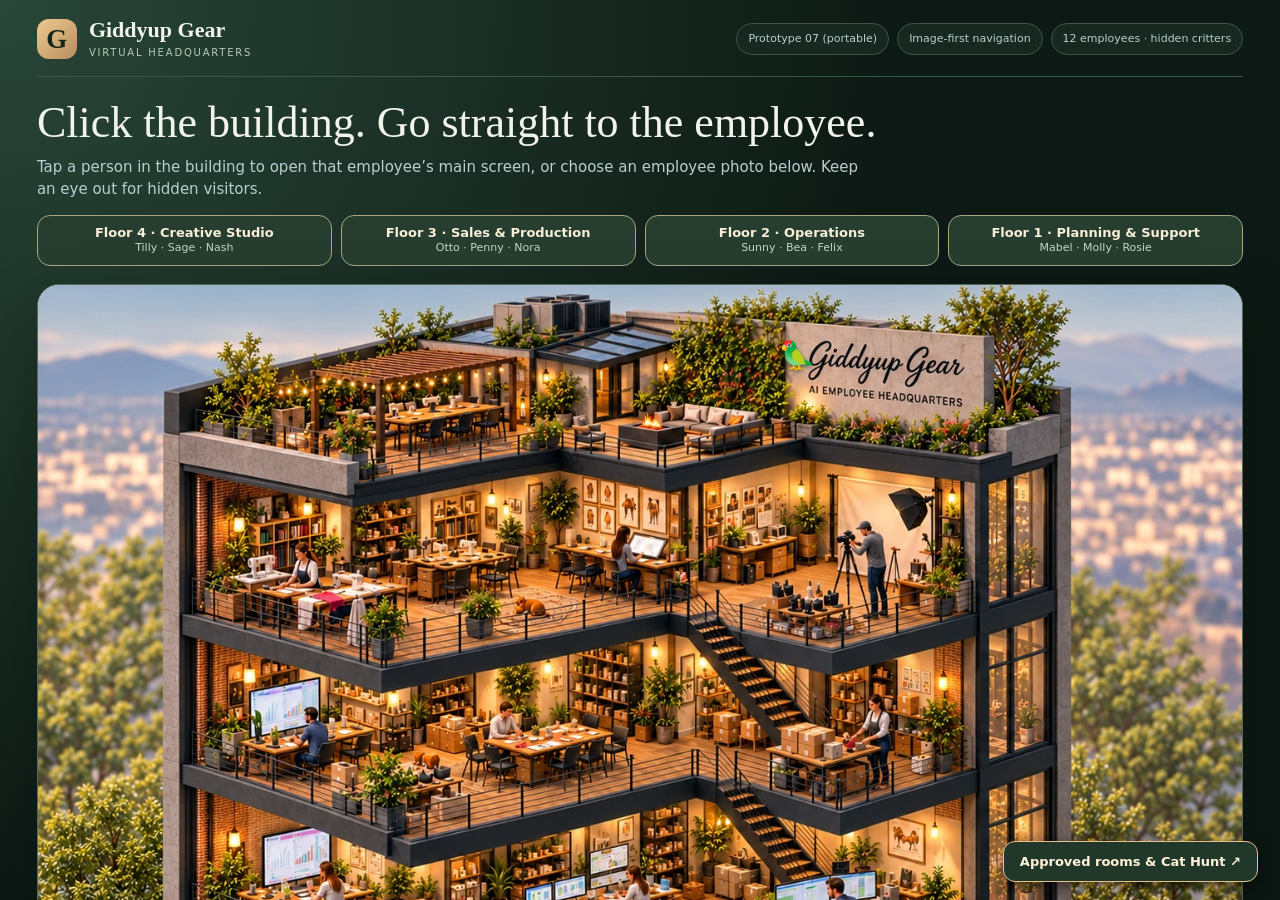
<file: index.html>
<!DOCTYPE html>
<html lang="en"><head><meta charset="utf-8"/><meta content="width=device-width,initial-scale=1,viewport-fit=cover" name="viewport"/><title>Giddyup Gear | Virtual HQ v7.8</title><style>*{box-sizing:border-box}body{margin:0;background:#17251f;color:#f5f0e4;font:15px/1.45 system-ui,-apple-system,sans-serif}button,input{font:inherit}button{cursor:pointer}button:focus-visible,input:focus-visible{outline:3px solid #d9bc84;outline-offset:2px}.app{max-width:1280px;margin:auto;padding:12px 12px 92px}.bar{display:flex;align-items:center;justify-content:space-between;gap:10px;flex-wrap:wrap;margin-bottom:12px}.brand{font-size:14px;letter-spacing:.11em;font-weight:900}.brand small{display:block;font-size:10px;color:#d9bc84;letter-spacing:.17em}.nav{display:flex;gap:5px;padding:5px;background:#0c1713;border-radius:16px}.nav button{border:0;border-radius:12px;padding:9px 12px;background:transparent;color:#e4e9e0;font-size:12px;font-weight:800}.nav button.active{background:#d9bc84;color:#203026}.intro{margin:18px 0 12px}.intro h1{font-size:clamp(23px,4vw,34px);margin:0 0 4px}.intro p{color:#c1cbbd;margin:0;font-size:13px}.panel{background:#25372f;border:1px solid #566c5b;border-radius:20px;overflow:hidden}.hero{position:relative}.hero img{width:100%;height:auto;display:block}.hero .hint{position:absolute;left:10px;bottom:10px;background:#14251bdc;border:1px solid #b4b89499;color:white;padding:7px 11px;border-radius:10px;font-size:12px}.hotspot{position:absolute;left:17%;width:82%;height:21%;border:0;background:transparent;color:transparent;cursor:pointer}.hotspot:focus-visible{outline:4px solid #d9bc84;background:#d9bc8433}.floorpick{display:grid;grid-template-columns:repeat(4,1fr);gap:8px;margin:12px 0}.floorpick button{background:#344a3c;color:#f6f0e2;border:1px solid #637a64;border-radius:12px;padding:10px 5px;font-size:12px;font-weight:800}.floorpick button.active{background:#d9bc84;color:#26362c}.floorimg{width:100%;display:block}.employee-row{display:grid;grid-template-columns:repeat(3,minmax(0,1fr));gap:8px;padding:12px;background:#20342a}.employee-row button{border:1px solid #8c9b81;border-radius:11px;background:#334c3d;color:#fff;padding:10px 4px;font-weight:800;font-size:12px}.employee-row button small{display:block;font-size:10px;font-weight:400;color:#d6d8ca}.directory{background:#f4f0e7;color:#29372c;padding:18px;border-radius:20px}.directory h2{margin:0}.directory p{font-size:13px;color:#687466}.search{width:100%;border:1px solid #c9cbbd;padding:12px;border-radius:11px;background:#fff}.filters{display:flex;flex-wrap:wrap;gap:6px;margin:13px 0}.filters button{border:1px solid #c3c8b9;background:#fff;border-radius:20px;padding:8px 11px;color:#344a3a;font-size:11px}.filters button.active{background:#344a3a;color:#fff}.cards{display:grid;grid-template-columns:repeat(3,minmax(0,1fr));gap:10px}.card{border:1px solid #dedbcd;border-radius:13px;background:#fffaf2;padding:0 0 12px;text-align:center;overflow:hidden;color:#25352b}.portrait{height:135px;background:linear-gradient(140deg,var(--shade),#f0e0c5);display:flex;justify-content:center;align-items:end}.portrait svg{height:130px;width:110px}.card strong{display:block;margin:8px 4px 0}.card span{font-size:10px;display:block;padding:0 4px;min-height:30px;color:#586b5d}.card em{font-size:10px;font-style:normal;color:#287448;font-weight:800}.card em.pending{color:#7d765f}.view[hidden]{display:none!important}.modal{position:fixed;inset:0;background:#07120ce0;z-index:10;display:none;align-items:center;justify-content:center;padding:15px}.modal.open{display:flex}.dialog{width:min(460px,100%);border-radius:20px;overflow:hidden;background:#f3efe4;color:#26352a}.dialog header{background:#2c4837;color:#fff;display:flex;justify-content:space-between;padding:14px}.dialog header button{background:transparent;border:0;color:#fff;font-size:21px}.dialog .content{padding:20px}.dialog h2{margin:0}.dialog p{font-size:13px;color:#57685a}.dialog .actions{display:flex;gap:9px;flex-wrap:wrap}.dialog .actions button{border:0;padding:12px;border-radius:10px;font-weight:800;background:#dcd8ca;color:#26352a}.dialog .actions button.primary{background:#31523c;color:white}.dialog .actions button:disabled{opacity:.5;cursor:not-allowed}.bottom{position:fixed;z-index:5;bottom:0;left:0;right:0;display:flex;justify-content:center;gap:5px;background:#111e19f5;padding:10px 10px max(10px,env(safe-area-inset-bottom));border-top:1px solid #65725e}.bottom button{flex:1;max-width:220px;border:0;border-radius:11px;background:#33463a;color:white;padding:11px 4px;font-size:12px;font-weight:800}.bottom button.active{background:#d9bc84;color:#1c2e21}.note{font-size:11px;color:#b3c2b6;margin:13px 2px}@media(min-width:760px){.cards{grid-template-columns:repeat(4,minmax(0,1fr))}.portrait{height:180px}.portrait svg{height:172px;width:150px}.app{padding:22px 25px 100px}.intro{margin:25px 0 16px}}.portrait{height:clamp(138px,26vw,235px);overflow:hidden;align-items:stretch}.portrait img{width:100%;height:100%;object-fit:cover;object-position:center 28%;display:block}.profile-image{width:100%;max-height:240px;object-fit:cover;object-position:center 27%;display:none;border-radius:13px;margin:0 0 14px}.profile-image.visible{display:block}.card{transition:transform .12s,box-shadow .12s}.card:active{transform:scale(.985)}.card.approved{border:2px solid #b89b63}.card em.approved-status{color:#5c6744}.floor-face{width:38px;height:38px;object-fit:cover;border-radius:50%;vertical-align:middle;margin-right:6px;border:2px solid #d9bc84}.employee-row button{min-height:78px}.employee-row button .floor-person{display:flex;align-items:center;justify-content:center;gap:4px}.employee-row button small{margin-top:5px}.studio-frame{position:relative;max-width:1300px;margin:0 auto;border-radius:18px;overflow:hidden;border:1px solid #8b8063;line-height:0;background:#17251f}
.studio-frame img{width:100%;height:auto;display:block}
.studio-target{position:absolute;cursor:pointer;border:2px solid transparent;background:transparent;border-radius:14px;padding:0;transition:background .15s,border-color .15s}
.studio-target:hover,.studio-target:focus-visible{border-color:#e8cc8b;background:#e8cc8b24;outline:none}
.studio-target span{position:absolute;bottom:3%;left:50%;transform:translateX(-50%);background:#15291fe8;color:#fff;border:1px solid #d9bc84;padding:9px 16px;border-radius:999px;font-weight:800;line-height:1.2;white-space:nowrap}
.studio-controls{display:flex;flex-wrap:wrap;gap:12px;justify-content:center;margin:16px auto}
.studio-controls button,.studio-entry{cursor:pointer;background:#d9bc84;color:#1e2a23;border:0;border-radius:12px;padding:12px 16px;font-weight:800}
.studio-entry{display:inline-block;margin:10px 0}
@media(max-width:700px){.studio-target span{display:none}.studio-target{border-radius:8px}.studio-controls{display:grid;grid-template-columns:1fr}.studio-controls button{min-height:44px}}
</style><style>#mobileHQ{display:none}.mobile-pairs{display:none}.mobile-pairs button{min-height:46px} @media(max-width:700px){#fullImg{display:none!important}#mobileHQ{display:block!important;width:100%;height:auto}.mobile-pairs{display:grid;grid-template-columns:repeat(2,minmax(0,1fr));gap:8px;margin:12px 0}.mobile-pairs button{border:1px solid #9ca88a;background:#263a2f;color:#f5f0e4;border-radius:12px;padding:10px;text-align:left;font-weight:700}.mobile-pairs small{display:block;color:#d9bc84;font-size:11px;font-weight:500}.hero .hint{display:none}}.studio-frame{position:relative;max-width:1300px;margin:0 auto;border-radius:18px;overflow:hidden;border:1px solid #8b8063;line-height:0;background:#17251f}
.studio-frame img{width:100%;height:auto;display:block}
.studio-target{position:absolute;cursor:pointer;border:2px solid transparent;background:transparent;border-radius:14px;padding:0;transition:background .15s,border-color .15s}
.studio-target:hover,.studio-target:focus-visible{border-color:#e8cc8b;background:#e8cc8b24;outline:none}
.studio-target span{position:absolute;bottom:3%;left:50%;transform:translateX(-50%);background:#15291fe8;color:#fff;border:1px solid #d9bc84;padding:9px 16px;border-radius:999px;font-weight:800;line-height:1.2;white-space:nowrap}
.studio-controls{display:flex;flex-wrap:wrap;gap:12px;justify-content:center;margin:16px auto}
.studio-controls button,.studio-entry{cursor:pointer;background:#d9bc84;color:#1e2a23;border:0;border-radius:12px;padding:12px 16px;font-weight:800}
.studio-entry{display:inline-block;margin:10px 0}
@media(max-width:700px){.studio-target span{display:none}.studio-target{border-radius:8px}.studio-controls{display:grid;grid-template-columns:1fr}.studio-controls button{min-height:44px}}
</style><style>
/* v7.1: portrait-first mobile HQ, preserving the complete building and signage */
@media(max-width:700px){
  html,body{width:100%;max-width:100%;overflow-x:hidden}
  .app{width:100%;max-width:100%;padding-left:8px;padding-right:8px}
  .hero{width:100%;overflow:hidden}
  #mobileHQ{display:block!important;width:100%!important;max-width:100%!important;height:auto!important;object-fit:contain!important;aspect-ratio:9/16}
  #fullImg{display:none!important}
  .mobile-pairs{grid-template-columns:repeat(2,minmax(0,1fr))}
}
.studio-frame{position:relative;max-width:1300px;margin:0 auto;border-radius:18px;overflow:hidden;border:1px solid #8b8063;line-height:0;background:#17251f}
.studio-frame img{width:100%;height:auto;display:block}
.studio-target{position:absolute;cursor:pointer;border:2px solid transparent;background:transparent;border-radius:14px;padding:0;transition:background .15s,border-color .15s}
.studio-target:hover,.studio-target:focus-visible{border-color:#e8cc8b;background:#e8cc8b24;outline:none}
.studio-target span{position:absolute;bottom:3%;left:50%;transform:translateX(-50%);background:#15291fe8;color:#fff;border:1px solid #d9bc84;padding:9px 16px;border-radius:999px;font-weight:800;line-height:1.2;white-space:nowrap}
.studio-controls{display:flex;flex-wrap:wrap;gap:12px;justify-content:center;margin:16px auto}
.studio-controls button,.studio-entry{cursor:pointer;background:#d9bc84;color:#1e2a23;border:0;border-radius:12px;padding:12px 16px;font-weight:800}
.studio-entry{display:inline-block;margin:10px 0}
@media(max-width:700px){.studio-target span{display:none}.studio-target{border-radius:8px}.studio-controls{display:grid;grid-template-columns:1fr}.studio-controls button{min-height:44px}}
</style><style id="v74-styles">
.hero .hotspot{display:none!important}
.hq-hit{position:absolute;z-index:3;border:0;background:transparent;color:transparent;cursor:pointer;border-radius:8px;padding:0;touch-action:manipulation}
.hq-hit:focus-visible{outline:3px solid #d9bc84;outline-offset:0;background:#d9bc843b}
.hq-hit.mobile{display:none}
.floor-toolbar{display:flex;align-items:center;justify-content:space-between;gap:10px;margin:4px 0 12px}
.floor-toolbar button{background:#d9bc84;color:#203026;border:0;border-radius:12px;padding:10px 14px;font-weight:800}
#floorCounter{font-size:12px;color:#d9bc84;font-weight:700}
#floorPeople button{transition:background .16s,transform .16s}
#floorPeople button:active{transform:scale(.98)}
#personStatus{font-size:13px}
@media(max-width:700px){
 .hq-hit.desktop{display:none}
 .hq-hit.mobile{display:block}
 #floorPeople{grid-template-columns:repeat(2,minmax(0,1fr));gap:10px}
 #floorPeople button{min-height:96px}
 #floorImg{aspect-ratio:1000/210;object-fit:cover;object-position:center;max-height:220px}
 #floorpick{grid-template-columns:repeat(3,minmax(0,1fr))}
 .mobile-pairs{grid-template-columns:repeat(2,minmax(0,1fr));gap:8px}
 .mobile-pairs button{min-height:58px}
 .hero .hint{display:block;position:static;border:0;border-radius:0;background:#14251b;color:#e8dec7;text-align:center;font-size:12px}
}
@media(min-width:701px){.mobile-pairs{display:none}}
@media(prefers-reduced-motion:reduce){*{scroll-behavior:auto!important;transition:none!important}}
.studio-frame{position:relative;max-width:1300px;margin:0 auto;border-radius:18px;overflow:hidden;border:1px solid #8b8063;line-height:0;background:#17251f}
.studio-frame img{width:100%;height:auto;display:block}
.studio-target{position:absolute;cursor:pointer;border:2px solid transparent;background:transparent;border-radius:14px;padding:0;transition:background .15s,border-color .15s}
.studio-target:hover,.studio-target:focus-visible{border-color:#e8cc8b;background:#e8cc8b24;outline:none}
.studio-target span{position:absolute;bottom:3%;left:50%;transform:translateX(-50%);background:#15291fe8;color:#fff;border:1px solid #d9bc84;padding:9px 16px;border-radius:999px;font-weight:800;line-height:1.2;white-space:nowrap}
.studio-controls{display:flex;flex-wrap:wrap;gap:12px;justify-content:center;margin:16px auto}
.studio-controls button,.studio-entry{cursor:pointer;background:#d9bc84;color:#1e2a23;border:0;border-radius:12px;padding:12px 16px;font-weight:800}
.studio-entry{display:inline-block;margin:10px 0}
@media(max-width:700px){.studio-target span{display:none}.studio-target{border-radius:8px}.studio-controls{display:grid;grid-template-columns:1fr}.studio-controls button{min-height:44px}}
</style><style id="v76-architectural-signage">
/* Wood-and-brass plaques sit inside the architectural sign positions, not floating labels. */
@media(min-width:701px){
 .hq-hit.desktop.floor-hit{color:inherit;display:flex;align-items:center;justify-content:flex-start;z-index:4}
 .beam-plaque{position:relative;display:flex;align-items:center;gap:4%;margin-left:7%;width:79%;min-height:63%;padding:5% 5%;border-radius:4px;
  color:#f7e8c3;text-shadow:0 1px 2px #150c07;line-height:1.12;
  background:repeating-linear-gradient(0deg,transparent 0 8px,#2b180c28 9px 10px),linear-gradient(155deg,#6c4328 0%,#382317 38%,#50311d 70%,#27170f 100%);
  border:3px ridge #956d41;box-shadow:inset 0 0 0 1px #25160e,inset 0 2px 5px #b0844b88,2px 5px 7px #140e09bb;
  transform:perspective(500px) rotateY(-4deg);pointer-events:none}
 .beam-plaque:before,.beam-plaque:after{content:"";position:absolute;top:8%;bottom:8%;width:2px;border-radius:2px;background:linear-gradient(#edc680,#715031,#ddad6c);box-shadow:1px 0 1px #241408}
 .beam-plaque:before{left:3%}.beam-plaque:after{right:3%}
 .plaque-number{font:900 clamp(13px,2.2vw,32px)/1 Georgia,serif;color:#e4bd7c;padding:0 4%;border-right:1px solid #b69262;}
 .plaque-name{flex:1;text-align:center;font:800 clamp(7px,1.05vw,16px)/1.2 system-ui,sans-serif;letter-spacing:.035em;}
 .hq-hit.desktop.floor-hit:hover .beam-plaque,.hq-hit.desktop.floor-hit:focus-visible .beam-plaque{box-shadow:inset 0 0 0 1px #25160e,0 0 0 3px #d9bc84,2px 5px 7px #140e09bb}
}
@media(max-width:700px){.beam-plaque{display:none}}
/* Popup usable on short phones, plus obvious focus. */
.dialog{max-height:calc(100dvh - 32px);overflow-y:auto}
.dialog .actions button:focus-visible,.card:focus-visible,#floorPeople button:focus-visible{outline:3px solid #a65f3c;outline-offset:2px}
@media(prefers-reduced-motion:reduce){.dialog,.card{transition:none!important}}
.studio-frame{position:relative;max-width:1300px;margin:0 auto;border-radius:18px;overflow:hidden;border:1px solid #8b8063;line-height:0;background:#17251f}
.studio-frame img{width:100%;height:auto;display:block}
.studio-target{position:absolute;cursor:pointer;border:2px solid transparent;background:transparent;border-radius:14px;padding:0;transition:background .15s,border-color .15s}
.studio-target:hover,.studio-target:focus-visible{border-color:#e8cc8b;background:#e8cc8b24;outline:none}
.studio-target span{position:absolute;bottom:3%;left:50%;transform:translateX(-50%);background:#15291fe8;color:#fff;border:1px solid #d9bc84;padding:9px 16px;border-radius:999px;font-weight:800;line-height:1.2;white-space:nowrap}
.studio-controls{display:flex;flex-wrap:wrap;gap:12px;justify-content:center;margin:16px auto}
.studio-controls button,.studio-entry{cursor:pointer;background:#d9bc84;color:#1e2a23;border:0;border-radius:12px;padding:12px 16px;font-weight:800}
.studio-entry{display:inline-block;margin:10px 0}
@media(max-width:700px){.studio-target span{display:none}.studio-target{border-radius:8px}.studio-controls{display:grid;grid-template-columns:1fr}.studio-controls button{min-height:44px}}
</style><style id="v77-wide-layout">
/* Wide desktop composition without stretching the original illustrated employees. */
@media(min-width:1000px){
 .app{max-width:1660px;padding:18px clamp(18px,2.2vw,38px) 100px}
 .hq-stage{display:grid;grid-template-columns:minmax(0,1.65fr) minmax(300px,.72fr);gap:16px;align-items:start}
 .hq-stage .hero{min-width:0;box-shadow:0 12px 35px #08150f77}
 .intro{margin:14px 0 12px}.intro h1{font-size:clamp(23px,2.4vw,32px)}
}
.desktop-wing{display:none}
@media(min-width:1000px){
 .desktop-wing{display:flex;flex-direction:column;gap:12px;min-height:100%;padding:clamp(18px,2.4vw,32px);border:1px solid #71836b;border-radius:20px;background:linear-gradient(155deg,#324c3c,#1a3027 75%);box-shadow:inset 0 1px #9aaf8566}
 .wing-kicker{color:#d9bc84;font-size:11px;font-weight:900;letter-spacing:.19em}
 .desktop-wing h2{font:700 clamp(27px,3.2vw,44px)/1.07 Georgia,serif;margin:0;color:#f5e7c8}
 .desktop-wing p{color:#d1d7c8;font-size:13px;margin:0 0 8px}
 .wing-floors{display:grid;gap:10px}
 .wing-floors button{display:grid;grid-template-columns:40px 1fr 20px;align-items:center;gap:12px;min-height:77px;text-align:left;color:#f6eedc;background:#1a2c23;border:1px solid #738064;border-radius:12px;padding:12px;cursor:pointer}
 .wing-floors button:hover,.wing-floors button:focus-visible{background:#455c44;outline:2px solid #d9bc84;outline-offset:2px}
 .wing-num{font:700 25px Georgia,serif;color:#d9bc84}
 .wing-floors strong,.wing-floors small{display:block}.wing-floors strong{font-size:14px}.wing-floors small{font-size:11px;color:#d2d3c5;margin-top:4px}
 .wing-foot{margin-top:auto;border-top:1px solid #8d9a7970;padding-top:14px;color:#d9bc84;letter-spacing:.09em;font-size:10px;font-weight:800}
}
@media(max-width:999px){.hq-stage{display:block}}
/* Maintain original 1000x1778 coordinate system, so every floor and employee target stays aligned. */
@media(max-width:700px){
 #mobileHQ{aspect-ratio:1000/1778!important;object-fit:fill!important}
 .hq-stage .hero{border-radius:14px}
 .mobile-pairs{gap:9px}
 .mobile-pairs button{min-height:64px;padding:11px;border-radius:13px}
 .mobile-pairs small{font-size:12px;line-height:1.35}
 .floor-toolbar{position:sticky;top:0;z-index:5;background:#17251ff0;padding:8px 0}
 #floorImg{aspect-ratio:1000/210;max-height:none}
 #floorPeople button{min-height:100px}
 .app{padding-bottom:calc(92px + env(safe-area-inset-bottom))}
}
@media(max-width:375px){.mobile-pairs button{padding:9px;font-size:12px}.mobile-pairs small{font-size:11px}}
.studio-frame{position:relative;max-width:1300px;margin:0 auto;border-radius:18px;overflow:hidden;border:1px solid #8b8063;line-height:0;background:#17251f}
.studio-frame img{width:100%;height:auto;display:block}
.studio-target{position:absolute;cursor:pointer;border:2px solid transparent;background:transparent;border-radius:14px;padding:0;transition:background .15s,border-color .15s}
.studio-target:hover,.studio-target:focus-visible{border-color:#e8cc8b;background:#e8cc8b24;outline:none}
.studio-target span{position:absolute;bottom:3%;left:50%;transform:translateX(-50%);background:#15291fe8;color:#fff;border:1px solid #d9bc84;padding:9px 16px;border-radius:999px;font-weight:800;line-height:1.2;white-space:nowrap}
.studio-controls{display:flex;flex-wrap:wrap;gap:12px;justify-content:center;margin:16px auto}
.studio-controls button,.studio-entry{cursor:pointer;background:#d9bc84;color:#1e2a23;border:0;border-radius:12px;padding:12px 16px;font-weight:800}
.studio-entry{display:inline-block;margin:10px 0}
@media(max-width:700px){.studio-target span{display:none}.studio-target{border-radius:8px}.studio-controls{display:grid;grid-template-columns:1fr}.studio-controls button{min-height:44px}}
</style>
<style id="v78-clean-desktop">
@media(min-width:701px) {
  .app {max-width:1500px;padding:18px clamp(16px,2vw,34px) 38px}
  .hq-stage {display:block!important}
  .hq-stage .hero {width:100%;max-width:100%;border-radius:18px;overflow:hidden}
  #fullImg {width:100%;height:auto;display:block}
  .hq-hit.desktop.floor-hit {display:block!important;background:transparent!important;color:transparent!important}
  .hq-hit.desktop.floor-hit .beam-plaque {display:none!important}
  .intro {margin:14px 0 12px}
  .intro h1 {font-size:clamp(23px,2.6vw,32px)}
  .bottom {display:none}
  .app {padding-bottom:40px}
  .hero .hint {display:none}
  .desktop-wing {display:none!important}
}
@media(max-width:700px) {
  .hq-stage {display:block!important}
  #mobileHQ {width:100%!important;height:auto!important;aspect-ratio:1000/1778!important}
  .intro {margin:12px 2px}
  .intro h1 {font-size:25px}
}
@media(min-width:701px) and (max-width:950px) {
  .app {padding:12px}
  .intro h1 {font-size:26px}
}
.studio-frame{position:relative;max-width:1300px;margin:0 auto;border-radius:18px;overflow:hidden;border:1px solid #8b8063;line-height:0;background:#17251f}
.studio-frame img{width:100%;height:auto;display:block}
.studio-target{position:absolute;cursor:pointer;border:2px solid transparent;background:transparent;border-radius:14px;padding:0;transition:background .15s,border-color .15s}
.studio-target:hover,.studio-target:focus-visible{border-color:#e8cc8b;background:#e8cc8b24;outline:none}
.studio-target span{position:absolute;bottom:3%;left:50%;transform:translateX(-50%);background:#15291fe8;color:#fff;border:1px solid #d9bc84;padding:9px 16px;border-radius:999px;font-weight:800;line-height:1.2;white-space:nowrap}
.studio-controls{display:flex;flex-wrap:wrap;gap:12px;justify-content:center;margin:16px auto}
.studio-controls button,.studio-entry{cursor:pointer;background:#d9bc84;color:#1e2a23;border:0;border-radius:12px;padding:12px 16px;font-weight:800}
.studio-entry{display:inline-block;margin:10px 0}
@media(max-width:700px){.studio-target span{display:none}.studio-target{border-radius:8px}.studio-controls{display:grid;grid-template-columns:1fr}.studio-controls button{min-height:44px}}
</style>
<style id="hq-operations-styles">
@media(max-width:700px){#studio .studio-target[data-studio-person="tilly"]{left:1%!important;top:24%!important;width:49%!important;height:52%!important}#studio .studio-target[data-studio-person="art"]{left:50%!important;top:30%!important;width:49%!important;height:48%!important}#studio .desktop-only-hotspot{display:none!important}#operations .desktop-operations-hotspot,#operations .desktop-operations-img{display:none!important}#operations .mobile-operations-hotspot,#operations .mobile-operations-img{display:block!important}#operations .studio-controls{grid-template-columns:1fr}}
#operations .mobile-operations-img,#operations .mobile-operations-hotspot{display:none!important}@media(max-width:700px){#operations .desktop-operations-img,#operations .desktop-operations-hotspot{display:none!important}#operations .mobile-operations-img{display:block!important}#operations .mobile-operations-hotspot{display:block!important}}#operations .studio-frame img{width:100%;height:auto;display:block}
<style id="hq-mobile-employee-consistency">
@media(max-width:700px){
#studio .studio-controls button[data-studio-person="marketing"]{display:none!important}
#operations .studio-controls button[data-studio-person="cost"]{display:none!important}
#studio .intro p::after{content:" On mobile, this room features Tilly and Sage.";display:block;margin-top:6px}
#operations .intro p::after{content:" On mobile, this room features Sunny and Bea.";display:block;margin-top:6px}
}
</style><style id="hq-sunny-profile-correction">#personImage.sunny-scene{height:260px;max-height:none;object-fit:cover;object-position:0% 52%;clip-path:inset(0 49% 0 0);width:200%;max-width:none}</style><style id="hq-desktop-building-v2">
#desktopBuilding{margin:30px auto 36px;max-width:1200px}
#desktopBuilding .hq-building-heading{margin-bottom:20px}
#desktopBuilding .hq-building-heading h2{margin:0 0 5px;font-size:1.55rem}
#desktopBuilding .hq-building-heading p{margin:0;color:#d5d4c8}
.hq-building-stack{position:relative;display:flex;flex-direction:column;gap:0;padding:23px 18px 27px;background:linear-gradient(90deg,#493324,#79553a 2%,#32291e 3%,#32291e 97%,#79553a 98%,#493324);border:7px solid #5b3b27;border-top:15px solid #785438;border-bottom:22px solid #60412d;border-radius:12px 12px 4px 4px;box-shadow:0 25px 50px #0008,0 0 0 3px #bd8b50}
.hq-building-stack:before{content:"GIDDYUP GEAR  ·  VIRTUAL BASECAMP";position:absolute;z-index:3;top:-42px;left:50%;transform:translateX(-50%);padding:9px 35px;background:#493020;border:3px solid #b48b51;border-radius:8px 8px 0 0;color:#f2d69d;font-weight:900;letter-spacing:.12em;white-space:nowrap}
.hq-building-floor{position:relative;display:block;width:100%;height:270px;overflow:hidden;padding:0;text-align:left;border:0;border-bottom:16px solid #6d4b32;border-top:5px solid #b28a5a;border-radius:0;background:#24382d;color:#fff2da;cursor:pointer}
.hq-building-floor:first-child{border-top:0}.hq-building-floor:last-child{border-bottom:0}
.hq-building-floor:after{content:"";position:absolute;inset:0;pointer-events:none;background:linear-gradient(90deg,transparent 46%,#0d1e18bb 80%,#0d1e18f0 100%)}
.hq-building-floor img{width:100%;height:100%;object-fit:cover;object-position:center 48%;display:block}
.hq-building-caption{position:absolute;z-index:2;right:20px;top:50%;transform:translateY(-50%);display:flex;flex-direction:column;gap:10px;width:min(30%,300px);padding:18px 20px;background:#152a22ed;border:2px solid #d5b47b;border-radius:8px;box-shadow:0 6px 20px #0009}
.hq-building-caption strong{font-size:1.25rem}.hq-building-caption small{font-size:.95rem;color:#f1ddbb}.hq-building-caption>span{font-weight:800;color:#eac88d}
.hq-building-floor:hover .hq-building-caption,.hq-building-floor:focus-visible .hq-building-caption{background:#315040;outline:3px solid #eac88d}
.hq-building-floor:focus-visible{outline:4px solid #eac88d;outline-offset:2px;z-index:4}
@media(max-width:700px){#desktopBuilding{display:none!important}}
@media(min-width:701px){#desktopBuilding{display:none!important}.hq-stage{display:block!important}.hq-stage .hero{max-width:1100px;margin:0 auto}.hq-stage .desktop-wing{display:none!important}}
@media(min-width:701px) and (max-width:950px){.hq-building-floor{height:220px}.hq-building-caption{width:40%}}
</style></head><body><main class="app"><header class="bar"><div class="brand">⌁ GIDDYUP GEAR<small>VIRTUAL HQ · MODERN BASECAMP v7.8</small></div><nav class="nav"><button class="active" data-go="hq">HQ</button><button data-go="floor">Floors</button><button data-go="people">Employees</button></nav></header>
<section class="view" id="hq"><div class="intro"><h1>Welcome to Basecamp.</h1><p>Choose a teammate or explore a floor.</p><button type="button" class="studio-entry" id="enterStudio">Enter Creative Studio →</button> <button type="button" class="studio-entry" id="enterSales">Enter Sales &amp; Production →</button> <button type="button" class="studio-entry" id="enterOperations">Enter Operations →</button></div><div class="hq-stage"><div class="panel hero"><img alt="Four-floor Giddyup Gear Virtual HQ, open-concept mountain headquarters with three employees on each floor" id="fullImg" src="assets/art-01.webp"/><img alt="Six-floor mobile Giddyup Gear Virtual HQ, two employees per floor, built-in wooden department signage and a cat" id="mobileHQ" width="1000" height="1778" loading="eager" decoding="async" src="assets/art-02.webp"/><button class="hq-hit desktop floor-hit" type="button" data-layout="desktop" data-level="0" aria-label="View desktop floor 4" style="left:1%;top:16%;width:18%;height:13%"><span class="beam-plaque"><span class="plaque-number">4</span><span class="plaque-name">CREATIVE<br>STUDIO</span></span></button><button class="hq-hit desktop person-hit" type="button" data-person-id="tilly" aria-label="Open Tilly profile" style="left:22%;top:19%;width:17%;height:12%"></button><button class="hq-hit desktop person-hit" type="button" data-person-id="art" aria-label="Open Sage profile" style="left:43%;top:19%;width:18%;height:12%"></button><button class="hq-hit desktop person-hit" type="button" data-person-id="marketing" aria-label="Open Nash profile" style="left:69%;top:19%;width:17%;height:12%"></button><button class="hq-hit desktop floor-hit" type="button" data-layout="desktop" data-level="1" aria-label="View desktop floor 3" style="left:1%;top:33%;width:18%;height:13%"><span class="beam-plaque"><span class="plaque-number">3</span><span class="plaque-name">SALES &<br>PRODUCTION</span></span></button><button class="hq-hit desktop person-hit" type="button" data-person-id="otto" aria-label="Open Otto profile" style="left:22%;top:35%;width:17%;height:12%"></button><button class="hq-hit desktop person-hit" type="button" data-person-id="penny" aria-label="Open Penny profile" style="left:43%;top:35%;width:18%;height:12%"></button><button class="hq-hit desktop person-hit" type="button" data-person-id="nora" aria-label="Open Nora profile" style="left:67%;top:35%;width:18%;height:12%"></button><button class="hq-hit desktop floor-hit" type="button" data-layout="desktop" data-level="2" aria-label="View desktop floor 2" style="left:1%;top:50%;width:18%;height:13%"><span class="beam-plaque"><span class="plaque-number">2</span><span class="plaque-name">OPERATIONS</span></span></button><button class="hq-hit desktop person-hit" type="button" data-person-id="sunny" aria-label="Open Sunny profile" style="left:22%;top:52%;width:17%;height:12%"></button><button class="hq-hit desktop person-hit" type="button" data-person-id="bea" aria-label="Open Bea profile" style="left:43%;top:52%;width:18%;height:12%"></button><button class="hq-hit desktop person-hit" type="button" data-person-id="cost" aria-label="Open Felix profile" style="left:67%;top:52%;width:18%;height:12%"></button><button class="hq-hit desktop floor-hit" type="button" data-layout="desktop" data-level="3" aria-label="View desktop floor 1" style="left:1%;top:67%;width:18%;height:13%"><span class="beam-plaque"><span class="plaque-number">1</span><span class="plaque-name">PLANNING &<br>SUPPORT</span></span></button><button class="hq-hit desktop person-hit" type="button" data-person-id="mabel" aria-label="Open Mabel profile" style="left:21%;top:69%;width:18%;height:12%"></button><button class="hq-hit desktop person-hit" type="button" data-person-id="molly" aria-label="Open Molly profile" style="left:43%;top:69%;width:18%;height:12%"></button><button class="hq-hit desktop person-hit" type="button" data-person-id="rosie" aria-label="Open Rosie profile" style="left:68%;top:69%;width:18%;height:12%"></button><button class="hq-hit mobile floor-hit" type="button" data-layout="mobile" data-level="0" aria-label="View mobile floor 6" style="left:2%;top:19.10%;width:23%;height:9.4%"></button><button class="hq-hit mobile person-hit" type="button" data-person-id="tilly" aria-label="Open Tilly profile" style="left:27.50%;top:19.50%;width:26%;height:8.6%"></button><button class="hq-hit mobile person-hit" type="button" data-person-id="art" aria-label="Open Sage profile" style="left:60.30%;top:19.50%;width:26%;height:8.6%"></button><button class="hq-hit mobile floor-hit" type="button" data-layout="mobile" data-level="1" aria-label="View mobile floor 5" style="left:2%;top:30.30%;width:23%;height:9.4%"></button><button class="hq-hit mobile person-hit" type="button" data-person-id="marketing" aria-label="Open Nash profile" style="left:27.50%;top:30.70%;width:26%;height:8.6%"></button><button class="hq-hit mobile person-hit" type="button" data-person-id="rosie" aria-label="Open Rosie profile" style="left:60.30%;top:30.70%;width:26%;height:8.6%"></button><button class="hq-hit mobile floor-hit" type="button" data-layout="mobile" data-level="2" aria-label="View mobile floor 4" style="left:2%;top:41.30%;width:23%;height:9.4%"></button><button class="hq-hit mobile person-hit" type="button" data-person-id="penny" aria-label="Open Penny profile" style="left:27.50%;top:41.70%;width:26%;height:8.6%"></button><button class="hq-hit mobile person-hit" type="button" data-person-id="nora" aria-label="Open Nora profile" style="left:60.30%;top:41.70%;width:26%;height:8.6%"></button><button class="hq-hit mobile floor-hit" type="button" data-layout="mobile" data-level="3" aria-label="View mobile floor 3" style="left:2%;top:52.70%;width:23%;height:9.4%"></button><button class="hq-hit mobile person-hit" type="button" data-person-id="otto" aria-label="Open Otto profile" style="left:27.50%;top:53.10%;width:26%;height:8.6%"></button><button class="hq-hit mobile person-hit" type="button" data-person-id="sunny" aria-label="Open Sunny profile" style="left:60.30%;top:53.10%;width:26%;height:8.6%"></button><button class="hq-hit mobile floor-hit" type="button" data-layout="mobile" data-level="4" aria-label="View mobile floor 2" style="left:2%;top:63.70%;width:23%;height:9.4%"></button><button class="hq-hit mobile person-hit" type="button" data-person-id="bea" aria-label="Open Bea profile" style="left:27.50%;top:64.10%;width:26%;height:8.6%"></button><button class="hq-hit mobile person-hit" type="button" data-person-id="cost" aria-label="Open Felix profile" style="left:60.30%;top:64.10%;width:26%;height:8.6%"></button><button class="hq-hit mobile floor-hit" type="button" data-layout="mobile" data-level="5" aria-label="View mobile floor 1" style="left:2%;top:74.90%;width:23%;height:9.4%"></button><button class="hq-hit mobile person-hit" type="button" data-person-id="mabel" aria-label="Open Mabel profile" style="left:27.50%;top:75.30%;width:26%;height:8.6%"></button><button class="hq-hit mobile person-hit" type="button" data-person-id="molly" aria-label="Open Molly profile" style="left:60.30%;top:75.30%;width:26%;height:8.6%"></button><div class="hint">Select a teammate or floor</div></div></div></div><section id="desktopBuilding" aria-label="Desktop headquarters departments">
<div class="hq-building-heading"><h2>Explore the headquarters</h2><p>Four connected departments. Select a floor to enter its workspace.</p></div>
<div class="hq-building-stack">
<button type="button" class="hq-building-floor" data-room="studio"><img src="assets/creative-studio-approved-v1.png" alt=""><span class="hq-building-caption"><strong>04 · Creative Studio</strong><small>Tilly · Sage · Nash</small><span>Enter Creative Studio →</span></span></button>
<button type="button" class="hq-building-floor" data-room="sales"><img src="assets/sales-production-approved-v1.png" alt=""><span class="hq-building-caption"><strong>03 · Sales &amp; Production</strong><small>Otto · Penny · Nora</small><span>Enter Sales &amp; Production →</span></span></button>
<button type="button" class="hq-building-floor" data-room="operations"><img src="assets/operations-desktop-approved-v1.png" alt=""><span class="hq-building-caption"><strong>02 · Operations</strong><small>Sunny · Bea · Felix</small><span>Enter Operations →</span></span></button>
<button type="button" class="hq-building-floor" data-floor-index="3"><img src="assets/art-07.webp" alt=""><span class="hq-building-caption"><strong>01 · Planning &amp; Support</strong><small>Mabel · Molly · Rosie</small><span>Explore floor preview →</span></span></button>
</div></section><div aria-label="Mobile floor directory" class="mobile-pairs" id="mobilePairs"></div><p class="note">Tap a nameplate for an employee profile, or a floor sign for the team room.</p></section>
<section class="view" hidden="" id="floor"><div class="intro"><h1 id="floorTitle">Creative Studio</h1><p>Explore the room, then tap the employee you need.</p></div><div class="floor-toolbar"><button type="button" id="backToHQ">← Back to HQ</button><span id="floorCounter" aria-live="polite"></span></div><div class="floorpick" id="floorpick"></div><button type="button" class="studio-entry" id="floorStudioEntry" hidden>Explore shared Creative Studio →</button><button type="button" class="studio-entry" id="floorSalesEntry" hidden>Explore shared Sales &amp; Production →</button><button type="button" class="studio-entry" id="floorOperationsEntry" hidden>Explore shared Operations →</button><div class="panel"><img alt="Illustrated department room" class="floorimg" id="floorImg" src="assets/art-03.webp"/><div class="employee-row" id="floorPeople"></div></div><p class="note">Each room is part of the original headquarters illustration. Tap a teammate to view their profile.</p></section>
<section class="view" hidden id="sales">
<div class="intro"><h1>Sales &amp; Production</h1><p>Meet Otto, Penny, and Nora in their shared workspace, one level below Creative Studio.</p></div>
<div class="floor-toolbar"><button type="button" id="salesBack">← Back to HQ</button><button type="button" class="studio-entry" id="salesToStudio">Up to Creative Studio ↑</button> <button type="button" class="studio-entry" id="salesToOperations">Down to Operations ↓</button></div>
<div class="studio-frame"><img src="assets/sales-production-approved-v1.png" width="1536" height="1024" alt="Sales and Production: Otto at his systems desk on the left, Penny at the wholesale buyer desk in the center, and Nora at her sewing and fulfillment workbench on the right, beneath a timber ceiling with mountain views."/>
<button class="studio-target" data-studio-person="otto" style="left:4%;top:25%;width:24%;height:39%" aria-label="Open Otto's profile"></button>
<button class="studio-target" data-studio-person="penny" style="left:42%;top:24%;width:24%;height:29%" aria-label="Open Penny's profile"></button>
<button class="studio-target" data-studio-person="nora" style="left:75%;top:24%;width:22%;height:30%" aria-label="Open Nora's profile"></button></div>
<div class="studio-controls"><button data-studio-person="otto">Otto · E-Commerce &amp; Systems</button><button data-studio-person="penny">Penny · Wholesale Relationships</button><button data-studio-person="nora">Nora · Orders &amp; Production</button></div><p class="note">Select a teammate in the room or use the buttons below to open their profile.</p></section><section class="view" hidden id="operations">
<div class="intro"><h1>Operations</h1><p>Meet Sunny, Bea, and Felix in their shared workspace.</p></div>
<div class="floor-toolbar"><button type="button" id="operationsBack">← Back to HQ</button><button type="button" id="operationsToSales" class="studio-entry">Up to Sales &amp; Production ↑</button></div>
<div class="studio-frame">
<img class="desktop-operations-img" src="assets/operations-desktop-approved-v1.png" alt="Operations room: Sunny on the left, Bea in the middle, Felix on the right."/>
<img class="mobile-operations-img" src="assets/operations-mobile-sunny-bea-approved-v1.png" alt="Mobile Operations room: Sunny and Bea."/>
<button class="studio-target desktop-operations-hotspot" data-studio-person="sunny" style="left:3%;top:26%;width:29%;height:57%" aria-label="Open Sunny's profile"></button>
<button class="studio-target desktop-operations-hotspot" data-studio-person="bea" style="left:35%;top:26%;width:29%;height:57%" aria-label="Open Bea's profile"></button>
<button class="studio-target desktop-operations-hotspot" data-studio-person="cost" style="left:67%;top:26%;width:30%;height:57%" aria-label="Open Felix's profile"></button>
<button class="studio-target mobile-operations-hotspot" data-studio-person="sunny" style="left:2%;top:27%;width:46%;height:55%" aria-label="Open Sunny's profile"></button>
<button class="studio-target mobile-operations-hotspot" data-studio-person="bea" style="left:51%;top:27%;width:47%;height:55%" aria-label="Open Bea's profile"></button>
</div><div class="studio-controls"><button data-studio-person="sunny">Sunny · Operations</button><button data-studio-person="bea">Bea · Finance &amp; Bookkeeping</button><button data-studio-person="cost">Felix · Costing &amp; Profitability</button></div>
<p class="note">Select an employee or use the profile buttons.</p></section><section class="view" hidden id="studio">
 <div class="intro"><h1>Creative Studio</h1><p>Meet Tilly, Sage, and Nash in their shared workspace.</p></div>
 <div class="floor-toolbar"><button type="button" id="studioBack">← Back to HQ</button><button type="button" class="studio-entry" id="studioToSales">Down to Sales &amp; Production ↓</button></div>
 <div class="studio-frame">
  <picture><source media="(max-width:700px)" srcset="assets/creative-mobile-tilly-sage-approved-v1.png"><img src="assets/creative-studio-approved-v1.png" alt="Shared Creative Studio: Tilly at the fabric workbench on the left, Sage at the design monitors in the center, and Nash at the marketing desk on the right, with the rooftop lounge beyond." id="studioArt"/></picture>
  <button class="studio-target" data-studio-person="tilly" style="left:6%;top:31%;width:24%;height:44%" aria-label="Open Tilly's profile"></button>
  <button class="studio-target" data-studio-person="art" style="left:35%;top:34%;width:26%;height:43%" aria-label="Open Sage's profile"></button>
  <button class="studio-target" data-studio-person="marketing" class="desktop-only-hotspot" style="left:66%;top:39%;width:27%;height:43%" aria-label="Open Nash's profile"></button>
 </div>
 <div class="studio-controls"><button data-studio-person="tilly">Tilly · Product Development</button><button data-studio-person="art">Sage · Artwork & Design</button><button data-studio-person="marketing">Nash · Marketing & PR</button></div>
 <p class="note">Select an employee in the artwork or use the buttons below. Assistant links open in ChatGPT and still require live acceptance testing.</p>
 </section><section class="view" hidden="" id="people"><div class="intro"><h1>AI Employee Directory</h1><p>Skip the building and find your assistant directly.</p></div><div class="directory"><h2>Meet the team</h2><p>Choose an employee to see their approved portrait and launch ChatGPT when connected.</p><input aria-label="Search employees" class="search" id="search" placeholder="Search employees or jobs…"/><div class="filters" id="filters"></div><div class="cards" id="cards"></div></div></section><p class="note">Explore the shared Creative Studio and Sales &amp; Production rooms, or choose any teammate from the directory.</p></main><nav aria-label="App navigation" class="bottom"><button class="active" data-go="hq">⌂ Headquarters</button><button data-go="floor">▤ Floors</button><button data-go="people">♙ Employees</button></nav>
<div aria-labelledby="personName" aria-modal="true" class="modal" id="modal" role="dialog"><div class="dialog" role="dialog" aria-modal="true" aria-labelledby="personName"><header><strong>AI EMPLOYEE</strong><button aria-label="Close" id="close">✕</button></header><div class="content"><img alt="" class="profile-image" id="personImage"/><h2 id="personName"></h2><strong id="personRole"></strong><p id="personDesc"></p><p id="personStatus"></p><div class="actions"><button class="primary" id="launch">Open assistant ↗</button><button id="cancel">Back</button></div></div></div></div><script>
const employees=[
{id:'tilly',name:'Tilly',role:'Product Development & Launch',desc:'Develops individual Giddyup Gear products, including naming, SKUs, product copy, and approved launches.',dept:'Creative',room:'Product Studio',prop:'🧵',skin:'#d9a47e',hair:'#75462f',shirt:'#687155',bg:'#d9bd9b',link:'https://chatgpt.com/plugins/plugins_6ace8667abcc8191bbabb7dd200dd484'},
{id:'art',name:'Sage',role:'GUG Creative Studio',desc:'Giddyup Glove print layouts (24 × 7), artwork revisions, left- and right-side product mockups, and approved visual assets.',dept:'Creative',room:'Design Atelier',prop:'🎨',skin:'#b67c56',hair:'#302c29',shirt:'#a65f3c',bg:'#c9d2bd',link:'https://chatgpt.com/plugins/plugins_6acf0c13bf4c819190579863489404c4'},
{id:'marketing',name:'Nash',role:'Marketing, Affiliates & PR',desc:'Marketing campaigns, blog content, newsletters, social media, GUG Groupies affiliates, influencer partnerships and PR.',dept:'Creative',room:'Content Studio',prop:'📷',skin:'#d9aa86',hair:'#ab6b36',shirt:'#6b8d95',bg:'#d4c4aa',link:'https://chatgpt.com/plugins/plugins_6ad02aa32764819196788c2315d3a755'},
{id:'otto',name:'Otto',role:'E-Commerce & Integrations',desc:'Shopify storefront, B2B and Faire catalog setup, Airtable inventory, Make integrations and e-commerce diagnostics. Currently restricted to read-only diagnostics pending SOP review and acceptance testing.',dept:'Sales & Production',room:'Commerce Lab',prop:'💻',skin:'#b98b69',hair:'#3d342e',shirt:'#506f69',bg:'#c8d0c2',link:'https://chatgpt.com/plugins/plugins_6ad02b3a948c8191aaca6b96341307d5'},
{id:'penny',name:'Penny',role:'Wholesale, Custom & Business Relationships',desc:'Wholesale and custom-branded accounts, collaborations, trade-show leads, Airtable CRM, Gmail drafts and buyer follow-ups.',dept:'Sales & Production',room:'Wholesale Desk',prop:'📨',skin:'#edb58c',hair:'#7c4b2d',shirt:'#ad7854',bg:'#e0c4a7',link:'https://chatgpt.com/plugins/plugins_6acfe5ce5ee08191ac26b3b1ec987702'},
{id:'nora',name:'Nora',role:'Orders & Production',desc:'Customer estimates, active orders, production planning and fulfillment.',dept:'Sales & Production',room:'Production Hub',prop:'📦',skin:'#c99570',hair:'#53372b',shirt:'#687155',bg:'#d4c9af',link:'https://chatgpt.com/plugins/plugins_6ad02f1e4b588191b9b9fedb6d658b73'},
{id:'sunny',name:'Sunny',role:'ClickUp Operations Manager',desc:'Task-system hygiene, duplicate prevention, workflows and ClickUp structure.',dept:'Operations',room:'Workflow Office',prop:'📋',skin:'#d8a47b',hair:'#aa7445',shirt:'#7d8b77',bg:'#cbd4c2',link:'https://chatgpt.com/plugins/plugins_6ad02f27d7588191a0c77c439c169771'},
{id:'bea',name:'Bea',role:'Finance & Bookkeeping',desc:'Receipts, reconciliation, bookkeeping, expense categorization and finance records.',dept:'Operations',room:'Finance Office',prop:'🧮',skin:'#d3a17c',hair:'#7c573c',shirt:'#a65f3c',bg:'#ddcbb3',link:'https://chatgpt.com/plugins/plugins_6ad02f2276c881918d10fb3a36004442'},
{id:'cost',name:'Felix',role:'Labor & COGS Analyst',desc:'Clockify timing analysis, sewing labor, materials, production efficiency, COGS and profitability scenarios.',dept:'Operations',room:'Costing Lab',prop:'📊',skin:'#b9815e',hair:'#333333',shirt:'#6b8d95',bg:'#c9c6b5',link:'https://chatgpt.com/plugins/plugins_6acfdca8722481919a88d2b738b90c72'},
{id:'mabel',name:'Mabel',role:'Personal Operations Assistant',desc:'Captures requests, calendar events and tasks, checks duplicates and routes work to the correct systems.',dept:'Planning',room:'Welcome Desk',prop:'☕',skin:'#e1ac84',hair:'#713f32',shirt:'#687155',bg:'#e2c6aa',link:'https://chatgpt.com/plugins/plugins_6acec8bc41808191839c12f1e86936b0'},
{id:'molly',name:'Molly',role:'Daily Agenda & Priorities',desc:'Daily agenda, current priorities and visual briefings from the latest available sources.',dept:'Planning',room:'Agenda Nook',prop:'🗓️',skin:'#e4b48e',hair:'#b27b4c',shirt:'#8b6e57',bg:'#d6d1bb',link:'https://chatgpt.com/plugins/plugins_6ad02f2b741c8191ad6795e8cbc15931'},
{id:'rosie',name:'Rosie',role:'Goals, Rocks & KPI Performance',desc:'Annual goals, quarterly Rocks, KPIs and performance check-ins.',dept:'Planning',room:'Strategy Corner',prop:'🎯',skin:'#c88e69',hair:'#5e352a',shirt:'#a65f3c',bg:'#d9c3ae',link:'https://chatgpt.com/plugins/plugins_6ad03e93fa98819193a2c92ee74676cb'}
];
const desktopFloors=[
 {name:'Creative Studio',ids:['tilly','art','marketing'],image:'assets/art-03.webp'},
 {name:'Sales & Production',ids:['otto','penny','nora'],image:'assets/art-05.webp'},
 {name:'Operations',ids:['sunny','bea','cost'],image:'assets/art-06.webp'},
 {name:'Planning & Support',ids:['mabel','molly','rosie'],image:'assets/art-07.webp'}
];
const mobileFloors=[
 {name:'Creative Studio',ids:['tilly','art'],image:'assets/mobile-floor-6.webp'},
 {name:'Marketing & Strategy',ids:['marketing','rosie'],image:'assets/mobile-floor-5.webp'},
 {name:'Sales & Production',ids:['penny','nora'],image:'assets/mobile-floor-4.webp'},
 {name:'Systems & Inventory',ids:['otto','sunny'],image:'assets/mobile-floor-3.webp'},
 {name:'Finance & Costing',ids:['bea','cost'],image:'assets/mobile-floor-2.webp'},
 {name:'Planning & Support',ids:['mabel','molly'],image:'assets/mobile-floor-1.webp'}
];
const art={full:'assets/art-01.webp'};
const $=s=>document.querySelector(s);
let activeFloor=0,activeLayout='desktop',filter='All',previousFocus=null;
const phone=()=>window.matchMedia('(max-width:700px)').matches;
const currentFloors=()=>activeLayout==='mobile'?mobileFloors:desktopFloors;
function show(v){document.querySelectorAll('.view').forEach(x=>x.hidden=x.id!==v);document.querySelectorAll('[data-go]').forEach(x=>x.classList.toggle('active',x.dataset.go===v));window.scrollTo({top:0,behavior:'instant'})}
function openFloor(index,layout){activeLayout=layout|| (phone()?'mobile':'desktop');activeFloor=Math.min(Math.max(index,0),currentFloors().length-1);if(activeLayout==='desktop'){if(activeFloor===0){openStudio();return}if(activeFloor===1){openSales();return}if(activeFloor===2){openOperations();return}}else if(activeFloor===0){openStudio();return}renderFloor();show('floor')}
document.querySelectorAll('[data-go]').forEach(x=>x.onclick=()=>{if(x.dataset.go==='floor')openFloor(0,phone()?'mobile':'desktop');else show(x.dataset.go)});
$('#fullImg').src=art.full;
document.querySelectorAll('#desktopBuilding [data-room]').forEach(b=>b.addEventListener('click',()=>show(b.dataset.room)));
document.querySelectorAll('#desktopBuilding [data-floor-index]').forEach(b=>b.addEventListener('click',()=>openFloor(Number(b.dataset.floorIndex),'desktop')));
document.querySelectorAll('[data-layout][data-level]').forEach(x=>x.addEventListener('click',()=>openFloor(Number(x.dataset.level),x.dataset.layout)));
document.querySelectorAll('.hq-hit[data-person-id]').forEach(x=>x.addEventListener('click',()=>{const e=employees.find(e=>e.id===x.dataset.personId);if(e)openPerson(e)}));
$('#backToHQ').onclick=()=>show('hq');
function openStudio(){show('studio')}
function openSales(){show('sales')}
function openOperations(){show('operations')}
$('#enterOperations').onclick=openOperations;
$('#floorOperationsEntry').onclick=openOperations;
$('#operationsBack').onclick=()=>show('hq');
$('#operationsToSales').onclick=openSales;
$('#salesToOperations').onclick=openOperations;
$('#enterSales').onclick=openSales;
$('#floorSalesEntry').onclick=openSales;
$('#studioToSales').onclick=openSales;
$('#salesToStudio').onclick=openStudio;
$('#salesBack').onclick=()=>show('hq');
$('#enterStudio').onclick=openStudio;
$('#studioBack').onclick=()=>show('hq');
$('#floorStudioEntry').onclick=openStudio;
document.querySelectorAll('[data-studio-person]').forEach(b=>b.addEventListener('click',()=>{const e=employees.find(x=>x.id===b.dataset.studioPerson);if(e)openPerson(e)}));
function renderFloor(){const floors=currentFloors(),f=floors[activeFloor];
 $('#floorOperationsEntry').hidden=!(activeLayout==='desktop' && activeFloor===2);$('#floorStudioEntry').hidden=!(activeFloor===0);$('#floorSalesEntry').hidden=!(activeLayout==='desktop' && activeFloor===1);$('#floorTitle').textContent=f.name;$('#floorCounter').textContent='Floor '+(floors.length-activeFloor)+' of '+floors.length;
 $('#floorImg').src=f.image;$('#floorImg').alt=f.name+' illustrated workspace with '+f.ids.length+' employees';
 $('#floorpick').innerHTML='';floors.forEach((item,i)=>{const b=document.createElement('button');b.className=i===activeFloor?'active':'';b.textContent='Floor '+(floors.length-i);b.setAttribute('aria-label','Floor '+(floors.length-i)+': '+item.name);b.setAttribute('aria-pressed',String(i===activeFloor));b.onclick=()=>openFloor(i,activeLayout);$('#floorpick').appendChild(b)});
 $('#floorPeople').innerHTML='';f.ids.forEach(id=>{const e=employees.find(x=>x.id===id);if(!e)return;const b=document.createElement('button');b.innerHTML='<div class="floor-person">'+(approvedPortraits[e.id]?'<img class="floor-face" src="'+approvedPortraits[e.id]+'" alt="">':'')+e.name+'</div><small>'+e.role+'</small>';b.onclick=()=>openPerson(e);$('#floorPeople').appendChild(b)})
}
function renderMobileDirectory(){const root=$('#mobilePairs');root.innerHTML='';mobileFloors.forEach((f,i)=>{const b=document.createElement('button');b.type='button';b.innerHTML='<strong>Floor '+(6-i)+' · '+f.name+'</strong><small>'+f.ids.map(id=>employees.find(e=>e.id===id)?.name).join(' + ')+'</small>';b.onclick=()=>openFloor(i,'mobile');root.appendChild(b)})}
function avatar(e){const glasses=['tilly','molly','sunny','bea','nora','art'].includes(e.id);return `<svg viewBox="0 0 110 135" aria-hidden="true" xmlns="http://www.w3.org/2000/svg"><path d="M16 135 Q18 95 43 93 L67 93 Q92 95 94 135" fill="${e.shirt}"/><path d="M43 90h24v18q-12 12-24 0z" fill="${e.skin}"/><ellipse cx="55" cy="55" rx="34" ry="43" fill="${e.hair}"/><ellipse cx="55" cy="62" rx="27" ry="34" fill="${e.skin}"/><path d="M26 50 Q28 14 56 17 Q85 18 84 52 Q69 41 64 29 Q51 49 26 50" fill="${e.hair}"/><ellipse cx="45" cy="63" rx="3" ry="4" fill="#282d28"/><ellipse cx="65" cy="63" rx="3" ry="4" fill="#282d28"/>${glasses?'<g fill="none" stroke="#383b35" stroke-width="2.8"><rect x="33" y="54" width="21" height="18" rx="7"/><rect x="56" y="54" width="21" height="18" rx="7"/><path d="M54 60h3"/></g>':''}<path d="M49 79 Q55 84 61 79" fill="none" stroke="#8b4e44" stroke-width="2" stroke-linecap="round"/></svg>`}
const approvedPortraits={"tilly":"assets/art-08.webp","mabel":"assets/art-09.webp","art":"assets/art-10.webp","otto":"assets/art-11.webp","penny":"assets/art-12.webp","nora":"assets/art-13.webp","bea":"assets/art-14.webp","cost":"assets/art-15.webp","sunny":"assets/operations-mobile-sunny-bea-approved-v1.png","molly":"assets/art-17.webp","rosie":"assets/art-18.webp","marketing":"assets/art-19.webp"};
const groups=['All','Creative','Sales & Production','Operations','Planning'];function renderFilters(){$('#filters').innerHTML='';groups.forEach(g=>{const b=document.createElement('button');b.textContent=g;b.className=filter===g?'active':'';b.onclick=()=>{filter=g;renderFilters();renderCards()};$('#filters').appendChild(b)})}
function renderCards(){const q=$('#search').value.toLowerCase();$('#cards').innerHTML='';employees.filter(e=>(filter==='All'||e.dept===filter)&&(e.name+' '+e.role).toLowerCase().includes(q)).forEach(e=>{const b=document.createElement('button');b.className='card'+(approvedPortraits[e.id]?' approved':'');b.style.setProperty('--shade',e.bg);b.innerHTML=`<div class="portrait">${approvedPortraits[e.id]?`<img src="${approvedPortraits[e.id]}" alt="Portrait of ${e.name}" loading="lazy">`:avatar(e)}</div><strong>${e.name}</strong><span>${e.role}</span><em class="${e.link?'':'pending'}">${e.link?'● PLUGIN INSTALLED':'◇ LINK PENDING'}</em>${approvedPortraits[e.id]?'<em class="approved-status">✓ APPROVED PORTRAIT</em>':''}`;b.onclick=()=>openPerson(e);$('#cards').appendChild(b)})}
function openPerson(e){previousFocus=document.activeElement;const photo=$('#personImage');photo.classList.toggle('visible',!!approvedPortraits[e.id]);photo.src=approvedPortraits[e.id]||'';photo.alt=e.id==='sunny'?'Sunny in the approved Operations workspace':(approvedPortraits[e.id]?'Approved portrait of '+e.name:'');photo.classList.toggle('sunny-scene',e.id==='sunny');$('#personName').textContent=e.name;$('#personRole').textContent=e.role;$('#personDesc').textContent=e.desc;$('#personStatus').textContent=e.link?'ChatGPT assistant link is configured; live connection and permissions have not been verified in this pilot.':'This is a planned or existing role without a verified plugin link in the app yet.';$('#launch').disabled=!e.link;$('#launch').textContent=e.link?'Open '+e.name+' in ChatGPT ↗':'Assistant link pending';$('#launch').onclick=()=>{if(e.link)window.open(e.link,'_blank','noopener,noreferrer')};$('#modal').classList.add('open');$('#close').focus()}
function close(){$('#modal').classList.remove('open');if(previousFocus&&previousFocus.focus)previousFocus.focus()}$('#close').onclick=close;$('#cancel').onclick=close;$('#modal').onclick=e=>{if(e.target.id==='modal')close()};document.addEventListener('keydown',e=>{if(e.key==='Escape')close()});// Planning & Support is a department, not a standalone Molly shortcut.
const planningShortcut=document.createElement('button');
planningShortcut.type='button';
planningShortcut.textContent='Enter Planning & Support →';
planningShortcut.setAttribute('aria-label','Open Planning and Support floor for Mabel, Molly, and Rosie');
planningShortcut.style.cssText='background:#d9bc84;color:#17251f;border:0;border-radius:12px;padding:12px 16px;font-weight:800;cursor:pointer;margin:8px';
planningShortcut.onclick=()=>openFloor(3,'desktop');
const hqIntro=document.querySelector('#hq .intro');
if(hqIntro)hqIntro.appendChild(planningShortcut);
$('#search').oninput=renderCards;renderMobileDirectory();renderFloor();renderFilters();renderCards();
</script><script>window.addEventListener("resize",()=>{if(document.querySelector("#floor")&&!document.querySelector("#floor").hidden){const target=window.matchMedia("(max-width:700px)").matches?"mobile":"desktop";if(activeLayout!==target)openFloor(0,target)}});</script><script>
(() => {
  const key='giddyup-cat-hunt-v1', cats=['sage','visitor','molly'];
  let found=new Set();
  try { const saved=JSON.parse(localStorage.getItem(key)||'[]'); if(Array.isArray(saved))found=new Set(saved.filter(x=>cats.includes(x))); } catch {}
  const style=document.createElement('style');
  style.textContent=`.hunt-pet{position:absolute;z-index:5;background:none;border:0;padding:0;min-width:36px;min-height:36px;cursor:pointer}.hunt-pet svg{width:100%;height:100%;filter:drop-shadow(1px 2px 2px #0008)}.hunt-pet:focus-visible{outline:3px solid #ecd194;border-radius:12px}.hunt-pet.found{outline:2px dotted #ecd194;border-radius:12px}.hunt-panel{background:#24372c;border:1px solid #b89b63;border-radius:18px;padding:18px;margin:16px 0}.hunt-panel button,.hunt-open{background:#d9bc84;color:#17251f;border:0;border-radius:10px;padding:10px 14px;min-height:44px;margin:4px;font-weight:700}.hunt-links{display:flex;flex-wrap:wrap}.hunt-grid{display:grid;grid-template-columns:repeat(4,1fr);gap:10px;max-width:540px;margin:18px auto}.hunt-grid button{min-height:72px;font-size:30px;margin:0}.hunt-grid button:disabled{opacity:.75}.hunt-status{min-height:1.5em}.hunt-panel [hidden]{display:none!important}`;
  document.head.append(style);
  const panel=document.createElement('section');panel.className='view hunt-panel';panel.id='catHunt';panel.hidden=true;
  panel.innerHTML=`<h1>Basecamp Cat Hunt</h1><p>Three cats have made themselves at home. Explore the rooms and tap each cat you spot. Find all three to unlock the secret lounge!</p><p id="huntCount"></p><div class="hunt-links"><button data-hunt-room="studio">Creative Studio</button><button data-hunt-room="sales">Sales &amp; Production</button><button id="huntPlanning">Planning &amp; Support</button></div><button id="huntHint">A little hint</button><button id="huntHome">Back to HQ</button><button id="huntReset">Restart cat hunt</button><p class="hunt-status" id="huntMessage" role="status" aria-live="polite"></p><section id="catLounge" hidden><h2>Welcome to the Secret Cat Lounge!</h2><p>Match the six pairs of basecamp treasures. Take your time—this is a cozy break.</p><p id="matchStatus" role="status" aria-live="polite"></p><div class="hunt-grid" id="matchGrid"></div><button id="newMatch">Shuffle &amp; play again</button></section><p class="note">Your finds are saved in this browser when local storage is available.</p>`;
  document.querySelector('main').append(panel);
  const entry=document.createElement('button');entry.className='hunt-open';entry.onclick=()=>{show('catHunt');update()};document.querySelector('.bar').append(entry);
  const toast=document.createElement('p');toast.className='hunt-status';toast.setAttribute('role','status');toast.style.cssText='position:fixed;bottom:74px;left:50%;transform:translateX(-50%);z-index:30;background:#17251ff5;color:#f5f0e4;padding:10px 18px;border-radius:12px;pointer-events:none;max-width:90vw';toast.hidden=true;document.body.append(toast);let toastTimer;
  function update(){entry.textContent='🐾 Cat Hunt · '+found.size+'/3';document.querySelector('#huntCount').textContent=found.size+' of 3 cats found';document.querySelector('#catLounge').hidden=found.size!==3;document.querySelectorAll('[data-cat]').forEach(b=>{b.classList.toggle('found',found.has(b.dataset.cat));b.setAttribute('aria-pressed',String(found.has(b.dataset.cat)))});}
  function discover(id){if(found.has(id))return;found.add(id);try{localStorage.setItem(key,JSON.stringify([...found]))}catch{}update();const message=found.size===3?'All three found! Open Cat Hunt to enter your secret lounge.':'You found a cat! '+found.size+' of 3 discovered.';document.querySelector('#huntMessage').textContent=message;toast.textContent=message;toast.hidden=false;clearTimeout(toastTimer);toastTimer=setTimeout(()=>toast.hidden=true,5000);}
  const catSvg=`<svg viewBox="0 0 80 70" aria-hidden="true"><path d="M53 59Q79 60 71 39" fill="none" stroke="#b78c62" stroke-width="8" stroke-linecap="round"/><ellipse cx="39" cy="49" rx="24" ry="17" fill="#b78c62"/><path d="M20 36L19 10 32 20Q40 16 47 20L60 10 59 38Q41 54 20 36" fill="#b78c62"/><path d="M23 18L24 29 30 23M55 18L54 29 48 23" fill="#dfad9c"/><path d="M29 32l5 1m14-1l-5 1" stroke="#24372c" stroke-width="3"/><path d="M37 37l4 3 4-3" fill="#73493f"/><path d="M34 41l-17 1m17-5l-18-3m31 7l17 1m-17-5l18-3" stroke="#eee0ca" stroke-width="1.5"/></svg>`;
  function pet(parent,id,position,draw){const b=document.createElement('button');b.className='hunt-pet';b.dataset.cat=id;b.style.cssText=position;b.setAttribute('aria-label',id==='molly'?"Find Molly's cat":'Find a hidden cat');if(draw)b.innerHTML=catSvg;b.onclick=()=>discover(id);parent.append(b);return b;}
  pet(document.querySelector('#studio .studio-frame'),'sage','left:46%;top:69%;width:11%;height:12%',false);
  pet(document.querySelector('#sales .studio-frame'),'visitor','left:92%;top:50%;width:4%;height:6%',true);
  const img=document.querySelector('#floorImg'),wrap=document.createElement('div');wrap.style.position='relative';img.before(wrap);wrap.append(img);
  const molly=pet(wrap,'molly','left:43%;top:65%;width:5%;height:9%',true);
  const parrot=document.createElement('span');parrot.textContent='🦜';parrot.setAttribute('role','img');parrot.setAttribute('aria-label',"Mabel's parrot");parrot.style.cssText='position:absolute;left:22%;top:35%;font-size:clamp(18px,3vw,36px);pointer-events:none';wrap.append(parrot);
  function floorPets(){const visible=img.getAttribute('src')==='assets/art-07.webp'||img.getAttribute('src')==='assets/mobile-floor-1.webp';molly.hidden=!visible;parrot.hidden=!visible;}
  new MutationObserver(floorPets).observe(img,{attributes:true,attributeFilter:['src']});floorPets();
  panel.querySelectorAll('[data-hunt-room]').forEach(b=>b.onclick=()=>show(b.dataset.huntRoom));document.querySelector('#huntPlanning').onclick=()=>openFloor(phone()?5:3,phone()?'mobile':'desktop');document.querySelector('#huntHome').onclick=()=>show('hq');
  document.querySelector('#huntHint').onclick=()=>{const hints={sage:'A soft rug makes a fine bed near a designer.',visitor:'Someone has tucked in beside the packing shelves.',molly:'Planning can wait when there is a cozy nook to curl up in.'};document.querySelector('#huntMessage').textContent=hints[cats.find(id=>!found.has(id))]||'Every cat is accounted for. Enjoy the lounge!'};
  let first=null,busy=false,pairs=0,turns=0,round=0;
  function start(){round++;first=null;busy=false;pairs=0;turns=0;const deck=['🐈','🦜','🌲','☕','🧵','🏔️'].flatMap(x=>[x,x]);for(let i=deck.length-1;i>0;i--){const j=Math.floor(Math.random()*(i+1));[deck[i],deck[j]]=[deck[j],deck[i]]}const grid=document.querySelector('#matchGrid');grid.replaceChildren();document.querySelector('#matchStatus').textContent='0 of 6 pairs · 0 turns';deck.forEach((symbol,i)=>{const b=document.createElement('button');b.textContent='✦';b.setAttribute('aria-label','Reveal card '+(i+1));b.onclick=()=>{if(busy||b.disabled||b===first)return;b.textContent=symbol;b.setAttribute('aria-label',symbol);if(!first){first=b;return}turns++;const other=first;first=null;if(other.textContent===symbol){b.disabled=other.disabled=true;pairs++;document.querySelector('#matchStatus').textContent=pairs===6?'You matched them all in '+turns+' turns. Basecamp bliss!':pairs+' of 6 pairs · '+turns+' turns'}else{busy=true;const version=round;setTimeout(()=>{if(version!==round)return;for(const card of [b,other]){card.textContent='✦';card.setAttribute('aria-label','Reveal card '+(Array.from(grid.children).indexOf(card)+1))}busy=false},850);document.querySelector('#matchStatus').textContent=pairs+' of 6 pairs · '+turns+' turns'}};grid.append(b)})}
  document.querySelector('#huntReset').onclick=()=>{found.clear();try{localStorage.removeItem(key)}catch{}document.querySelector('#huntMessage').textContent='A fresh hunt awaits!';toast.hidden=true;start();update()};document.querySelector('#newMatch').onclick=start;start();update();
})();

</script><style id="desktop-prototype-v07-live">
#newDesktopHQ{display:none}
@media(min-width:701px){
 body.desktop-v07{overflow:hidden}
 body.desktop-v07>.app,body.desktop-v07>.bottom{display:none!important}
 body.desktop-v07 #newDesktopHQ{display:block;position:fixed;inset:0;z-index:999;background:#0d1914}
 #newDesktopHQ iframe{display:block;width:100%;height:100%;border:0}
 #newDesktopHQ .classic-access{position:fixed;right:22px;bottom:18px;z-index:1001;border:1px solid #e6c08b;border-radius:12px;background:#20372a;color:#fff3d9;padding:12px 16px;font:700 13px system-ui;box-shadow:0 4px 18px #0009;text-decoration:none}
}
</style>
<div id="newDesktopHQ" aria-label="New four-story Giddyup Gear headquarters">
<iframe title="Giddyup Gear four-story Virtual HQ" src="preview/v07/" loading="eager"></iframe>
<a class="classic-access" href="?classic=1">Approved rooms &amp; Cat Hunt ↗</a>
</div>
<script id="desktop-prototype-v07-switch">
(function(){
 const desktop=window.matchMedia('(min-width:701px)').matches;
 const classic=new URLSearchParams(location.search).get('classic')==='1';
 if(desktop&&!classic)document.body.classList.add('desktop-v07');
})();
</script></body></html>
</file>
